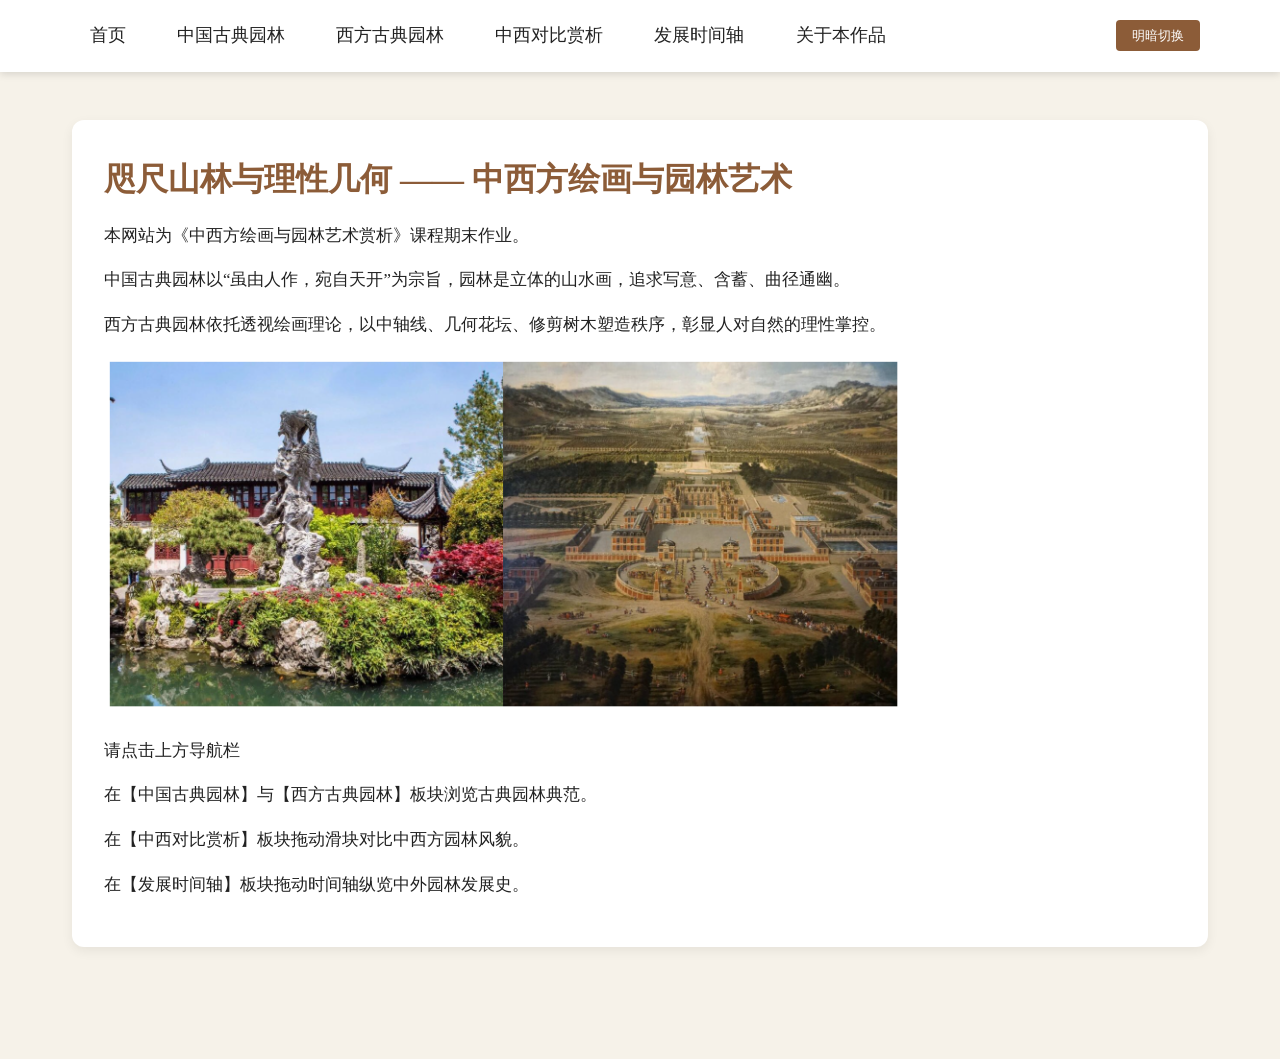
<file: index.html>
<!DOCTYPE html>
<html lang="zh-CN">
<head>
<meta charset="UTF-8">
<meta name="viewport" content="width=device-width, initial-scale=1.0">
<title>中西方绘画与园林艺术</title>
<link rel="stylesheet" href="css/style.css">
</head>
<body>
<header>
  <nav>
    <a href="index.html">首页</a>
    <a href="china.html">中国古典园林</a>
    <a href="west.html">西方古典园林</a>
    <a href="compare.html">中西对比赏析</a>
    <a href="timeline.html">发展时间轴</a>
    <a href="about.html">关于本作品</a>
    <button class="theme-btn">明暗切换</button>
  </nav>
</header>
<div class="container">
  <div class="card">
    <h1>咫尺山林与理性几何 —— 中西方绘画与园林艺术</h1>
    <p>本网站为《中西方绘画与园林艺术赏析》课程期末作业。</p>
    <p>中国古典园林以“虽由人作，宛自天开”为宗旨，园林是立体的山水画，追求写意、含蓄、曲径通幽。</p>
    <p>西方古典园林依托透视绘画理论，以中轴线、几何花坛、修剪树木塑造秩序，彰显人对自然的理性掌控。</p>
    <div class="img-wrap">
      <img src="img/hero-banner.jpg" alt="园林意境">
    </div>
    <p>请点击上方导航栏</p>
    <p>在【中国古典园林】与【西方古典园林】板块浏览古典园林典范。</p>
    <p>在【中西对比赏析】板块拖动滑块对比中西方园林风貌。</p>
    <p>在【发展时间轴】板块拖动时间轴纵览中外园林发展史。</p>
  </div>
</div>
<script src="js/script.js"></script>
</body>
</html>
</file>
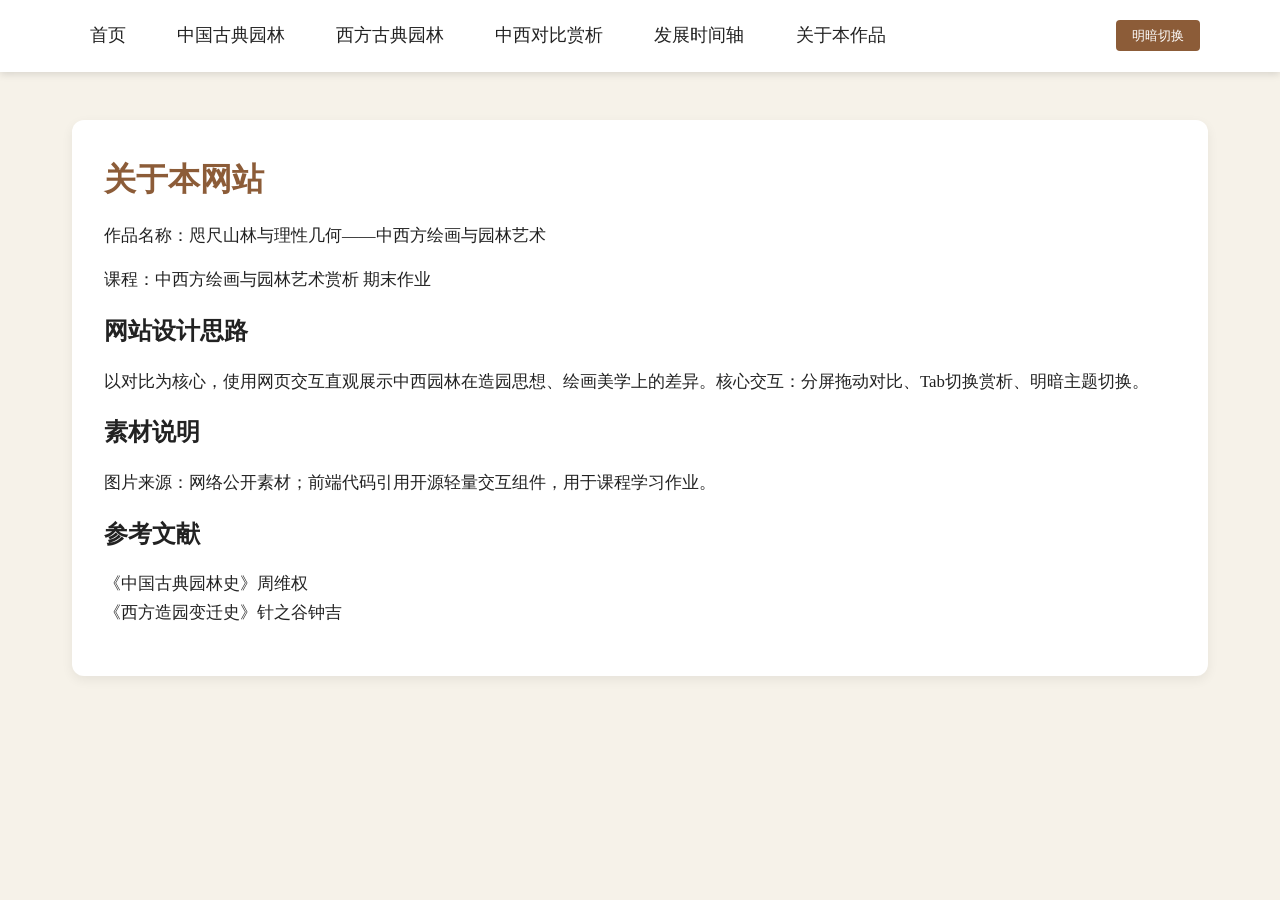
<file: about.html>
<!DOCTYPE html>
<html lang="zh-CN">
<head>
<meta charset="UTF-8">
<meta name="viewport" content="width=device-width, initial-scale=1.0">
<title>关于本作品</title>
<link rel="stylesheet" href="css/style.css">
</head>
<body>
<header>
  <nav>
    <a href="index.html">首页</a>
    <a href="china.html">中国古典园林</a>
    <a href="west.html">西方古典园林</a>
    <a href="compare.html">中西对比赏析</a>
    <a href="timeline.html">发展时间轴</a>
    <a href="about.html">关于本作品</a>
    <button class="theme-btn">明暗切换</button>
  </nav>
</header>
<div class="container">
<div class="card">
<h1>关于本网站</h1>
<p>作品名称：咫尺山林与理性几何——中西方绘画与园林艺术</p>
<p>课程：中西方绘画与园林艺术赏析 期末作业</p>
<h2>网站设计思路</h2>
<p>以对比为核心，使用网页交互直观展示中西园林在造园思想、绘画美学上的差异。核心交互：分屏拖动对比、Tab切换赏析、明暗主题切换。</p>
<h2>素材说明</h2>
<p>图片来源：网络公开素材；前端代码引用开源轻量交互组件，用于课程学习作业。</p>
<h2>参考文献</h2>
<p>《中国古典园林史》周维权<br>《西方造园变迁史》针之谷钟吉</p>
</div>
</div>
<script src="js/script.js"></script>
</body>
</html>
</file>
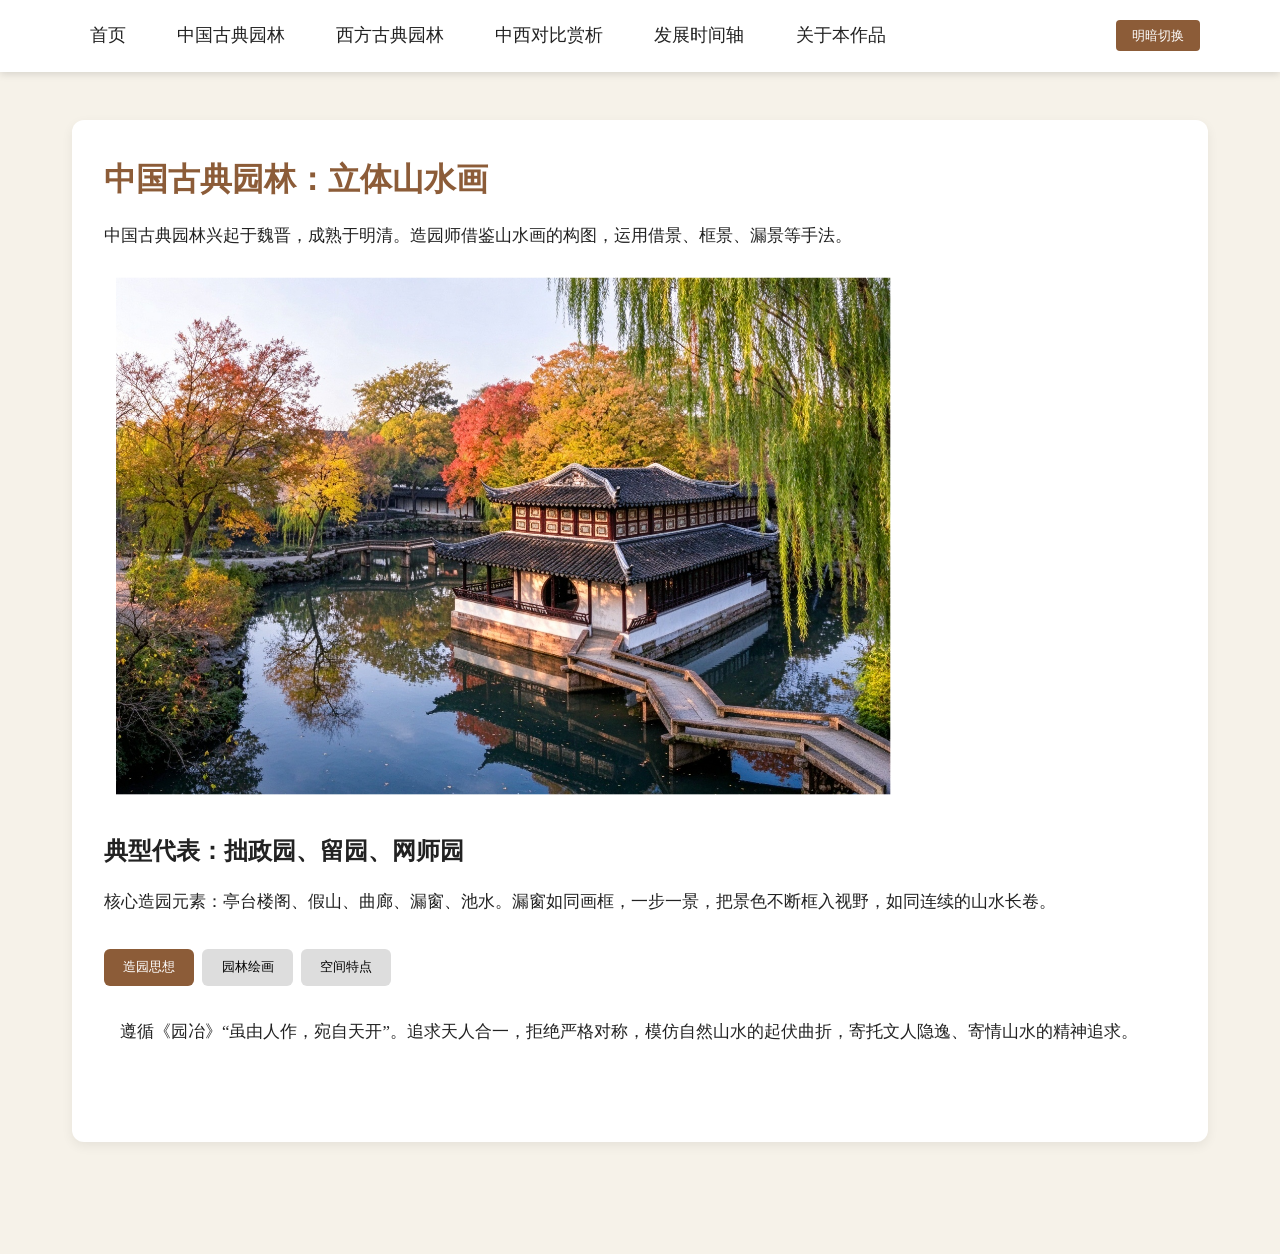
<file: china.html>
<!DOCTYPE html>
<html lang="zh-CN">
<head>
<meta charset="UTF-8">
<meta name="viewport" content="width=device-width, initial-scale=1.0">
<title>中国古典园林</title>
<link rel="stylesheet" href="css/style.css">
</head>
<body>
<header>
  <nav>
    <a href="index.html">首页</a>
    <a href="china.html">中国古典园林</a>
    <a href="west.html">西方古典园林</a>
    <a href="compare.html">中西对比赏析</a>
    <a href="timeline.html">发展时间轴</a>
    <a href="about.html">关于本作品</a>
    <button class="theme-btn">明暗切换</button>
  </nav>
</header>
<div class="container">
<div class="card">
<h1>中国古典园林：立体山水画</h1>
<p>中国古典园林兴起于魏晋，成熟于明清。造园师借鉴山水画的构图，运用借景、框景、漏景等手法。</p>
<div class="img-wrap">
<img src="img/china-card.jpg" alt="拙政园">
</div>
<h2>典型代表：拙政园、留园、网师园</h2>
<p>核心造园元素：亭台楼阁、假山、曲廊、漏窗、池水。漏窗如同画框，一步一景，把景色不断框入视野，如同连续的山水长卷。</p>
<div class="tab-group">
  <div class="tab-buttons">
    <button class="tab-btn active">造园思想</button>
    <button class="tab-btn">园林绘画</button>
    <button class="tab-btn">空间特点</button>
  </div>
  <div class="tab-content active">
    <p>遵循《园冶》“虽由人作，宛自天开”。追求天人合一，拒绝严格对称，模仿自然山水的起伏曲折，寄托文人隐逸、寄情山水的精神追求。</p>
  </div>
  <div class="tab-content">
    <p>中国山水画采用<strong>散点透视</strong>，画家移动视点，把不同位置的景色整合到一张画卷。园林同理，游客边走边看，不断获得新画面，实现“移步换景”。很多园林本身还有配套题画，例如《拙政园三十一景图》，一园一画，互相呼应。</p>
  </div>
  <div class="tab-content">
    <p>空间藏露交替，曲折迂回。利用假山、树木、廊道遮挡视线，先藏后露，营造含蓄悠远的意境，和国画留白理念相通。</p>
  </div>
</div>
</div>
</div>
<script src="js/script.js"></script>
</body>
</html>
</file>
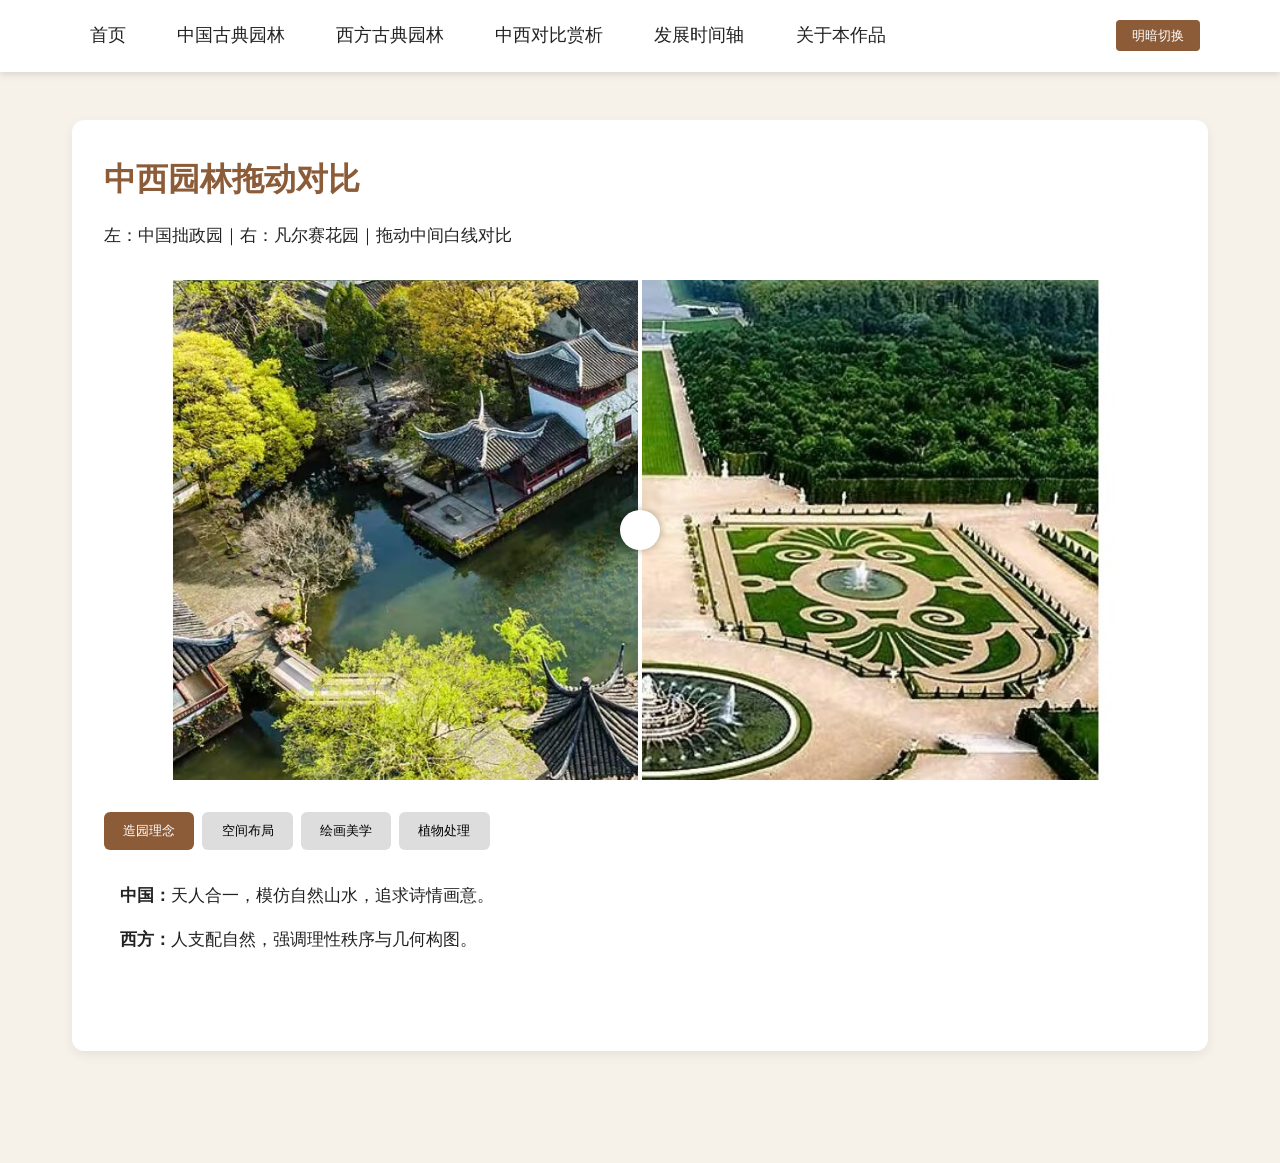
<file: compare.html>
<!DOCTYPE html>
<html lang="zh-CN">
<head>
<meta charset="UTF-8">
<meta name="viewport" content="width=device-width, initial-scale=1.0">
<title>中西园林对比</title>
<link rel="stylesheet" href="css/style.css">
</head>
<body>
<header>
  <nav>
    <a href="index.html">首页</a>
    <a href="china.html">中国古典园林</a>
    <a href="west.html">西方古典园林</a>
    <a href="compare.html">中西对比赏析</a>
    <a href="timeline.html">发展时间轴</a>
    <a href="about.html">关于本作品</a>
    <button class="theme-btn">明暗切换</button>
  </nav>
</header>

<!-- 1. 拖动图片对比模块 -->
<div class="container">
  <div class="card">
    <h1>中西园林拖动对比</h1>
    <p class="card-subtitle">左：中国拙政园｜右：凡尔赛花园｜拖动中间白线对比</p>

    <!-- 图片对比区 -->
    <div class="slider-container">
      <img class="slider-img base-img" src="img/compare-west.jpg" alt="凡尔赛花园">
      <img class="slider-img top-img" src="img/compare-china.jpg" alt="拙政园">
      <div class="slider-divider"></div>
    </div>

    <!-- 文字对比区 -->
    <div class="compare-text">
      <div class="tab-group">
        <div class="tab-buttons">
          <button class="tab-btn active">造园理念</button>
          <button class="tab-btn">空间布局</button>
          <button class="tab-btn">绘画美学</button>
          <button class="tab-btn">植物处理</button>
        </div>

        <div class="tab-content active">
          <p><strong>中国：</strong>天人合一，模仿自然山水，追求诗情画意。</p>
          <p><strong>西方：</strong>人支配自然，强调理性秩序与几何构图。</p>
        </div>

        <div class="tab-content">
          <p><strong>中国：</strong>不对称布局，曲折藏景，移步换景。</p>
          <p><strong>西方：</strong>强中轴线，对称开阔，突出透视纵深。</p>
        </div>

        <div class="tab-content">
          <p><strong>中国：</strong>散点透视，如山水画卷逐步展开。</p>
          <p><strong>西方：</strong>单点透视，视线汇聚于中心焦点。</p>
        </div>

        <div class="tab-content">
          <p><strong>中国：</strong>保留花木自然形态，重在意境。</p>
          <p><strong>西方：</strong>修剪成几何造型，体现人工秩序。</p>
        </div>
      </div>
    </div>
  </div>
</div>


<!-- 滑块的JS（这个JS只管图片拖动，不动tab） -->
<script>
const container = document.querySelector('.slider-container');
const topImg = document.querySelector('.top-img');
const divider = document.querySelector('.slider-divider');
let isDrag = false;
let percent = 50;
function updateSlider(posPercent) {
  percent = Math.max(0, Math.min(100, posPercent));
  topImg.style.clipPath = `polygon(0 0, ${percent}% 0, ${percent}% 100%, 0 100%)`;
  divider.style.left = `${percent}%`;
}
divider.addEventListener('mousedown', ()=> isDrag = true);
document.addEventListener('mouseup', ()=> isDrag = false);
document.addEventListener('mousemove', (e)=>{
  if(!isDrag) return;
  const rect = container.getBoundingClientRect();
  const x = e.clientX - rect.left;
  const p = (x / rect.width) * 100;
  updateSlider(p);
})
updateSlider(50);
</script>

<!-- tab切换的JS放在最底部！ -->
<script src="js/script.js"></script>

</body>
</html>
</file>
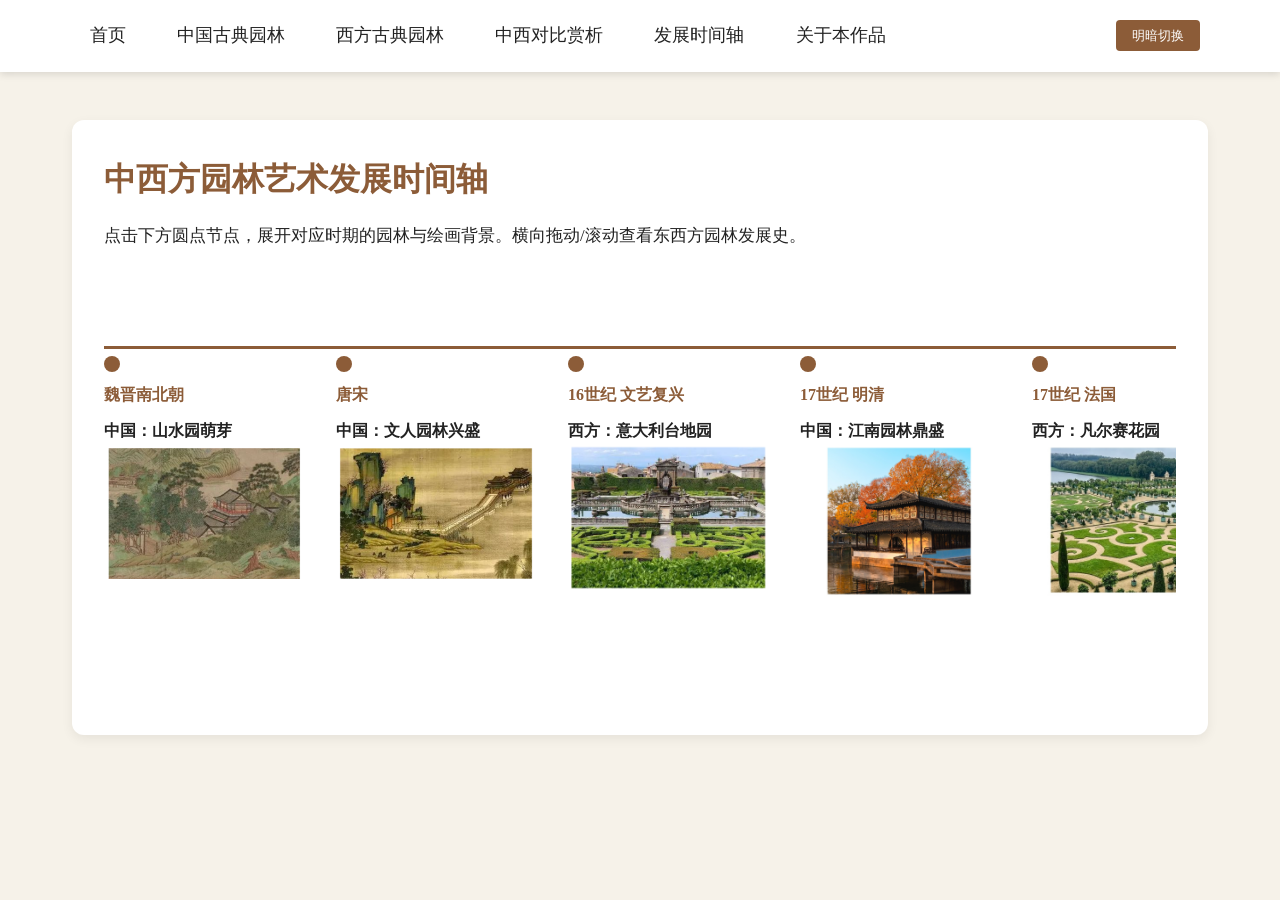
<file: timeline.html>
<!DOCTYPE html>
<html lang="zh-CN">
<head>
<meta charset="UTF-8">
<meta name="viewport" content="width=device-width, initial-scale=1.0">
<title>中西园林发展时间轴</title>
<link rel="stylesheet" href="css/style.css">
<style>
/* 时间轴专属样式，写在这里不用修改style.css */
.timeline-wrap{margin:3rem 0;overflow-x:auto;padding-bottom:2rem;}
.timeline{display:flex;gap:2rem;min-width:900px;padding:1rem 0;border-top:3px solid var(--accent);margin-top:3rem;}
.time-item{min-width:200px;position:relative;padding-top:1rem;cursor:pointer;}
.time-dot{width:16px;height:16px;border-radius:50%;background:var(--accent);position:absolute;top:-9px;left:0;}
.time-year{font-weight:bold;color:var(--accent);margin-bottom:0.5rem;}
.time-title{font-weight:bold;}
.time-desc{display:none;margin-top:0.8rem;background:var(--card);padding:0.8rem;border-radius:8px;box-shadow:0 2px 8px #0002;}
.time-item.active .time-desc{display:block;}
</style>
</head>
<body>
<header>
  <nav>
    <a href="index.html">首页</a>
    <a href="china.html">中国古典园林</a>
    <a href="west.html">西方古典园林</a>
    <a href="compare.html">中西对比赏析</a>
    <a href="timeline.html">发展时间轴</a>
    <a href="about.html">关于本作品</a>
    <button class="theme-btn">明暗切换</button>
  </nav>
</header>
<div class="container">
<div class="card">
<h1>中西方园林艺术发展时间轴</h1>
<p>点击下方圆点节点，展开对应时期的园林与绘画背景。横向拖动/滚动查看东西方园林发展史。</p>
<div class="timeline-wrap">
  <div class="timeline">
 <div class="time-item">
  <div class="time-dot"></div>
  <div class="time-year">魏晋南北朝</div>
  <div class="time-title">中国：山水园萌芽</div>
  <img src="img/weijin.jpg" alt="魏晋山水画" style="width:100%;border-radius:6px;">
  <div class="time-desc">
    乱世中文人寄情山水，山水画独立成画。园林开始脱离单纯狩猎游乐，转向表达山水意境，奠定写意造园思想。
  </div>
</div>
<div class="time-item">
  <div class="time-dot"></div>
  <div class="time-year">唐宋</div>
  <div class="time-title">中国：文人园林兴盛</div>
  <img src="img/tangsong.jpg" alt="唐宋山水画" style="width:100%;border-radius:6px;">
  <div class="time-desc">
    山水画艺术达到顶峰，诗画入园成为潮流。文人参与造园，追求意境，是后世江南园林的思想源头。
  </div>
</div>
<div class="time-item">
  <div class="time-dot"></div>
  <div class="time-year">16世纪 文艺复兴</div>
  <div class="time-title">西方：意大利台地园</div>
  <img src="img/aite.jpg" alt="台地园" style="width:100%;border-radius:6px;">
  <div class="time-desc">
    透视绘画理论成熟。台地园林依山而建，层层退台，利用透视强化纵深感，代表作品：埃斯特庄园。
  </div>
</div>
<div class="time-item">
  <div class="time-dot"></div>
  <div class="time-year">17世纪 明清</div>
  <div class="time-title">中国：江南园林鼎盛</div>
  <img src="img/zhuozyuan.jpg" alt="拙政园" style="width:100%;border-radius:6px;">
  <div class="time-desc">
    《园冶》刊行，造园理论体系完成。拙政园、留园陆续建成。框景、借景、对景手法成熟，园林成为可游览的立体山水画。
  </div>
</div>
<div class="time-item">
  <div class="time-dot"></div>
  <div class="time-year">17世纪 法国</div>
  <div class="time-title">西方：凡尔赛花园</div>
  <img src="img/versailles.jpg" alt="凡尔赛花园" style="width:100%;border-radius:6px;">
  <div class="time-desc">
    古典主义园林巅峰作品。严格中轴线透视构图，在大地绘制宏大几何图景，大量版画记录园林风貌。
  </div>
</div>
<div class="time-item">
  <div class="time-dot"></div>
  <div class="time-year">18世纪</div>
  <div class="time-title">英国风景园</div>
  <img src="img/english.jpg" alt="英国风景园" style="width:100%;border-radius:6px;">
  <div class="time-desc">
    受到中国园林绘画美学的启发，抛弃几何整形园林，模仿自然起伏的风景，西方园林审美发生重大转向。
  </div>
</div>
  </div>
</div>
</div>
</div>
<script src="js/script.js"></script>
<script>
// 时间轴点击展开
const timeItems = document.querySelectorAll('.time-item');
timeItems.forEach(item=>{
  item.addEventListener('click',()=>{
    item.classList.toggle('active');
  })
})
</script>
</body>
</html>
</file>
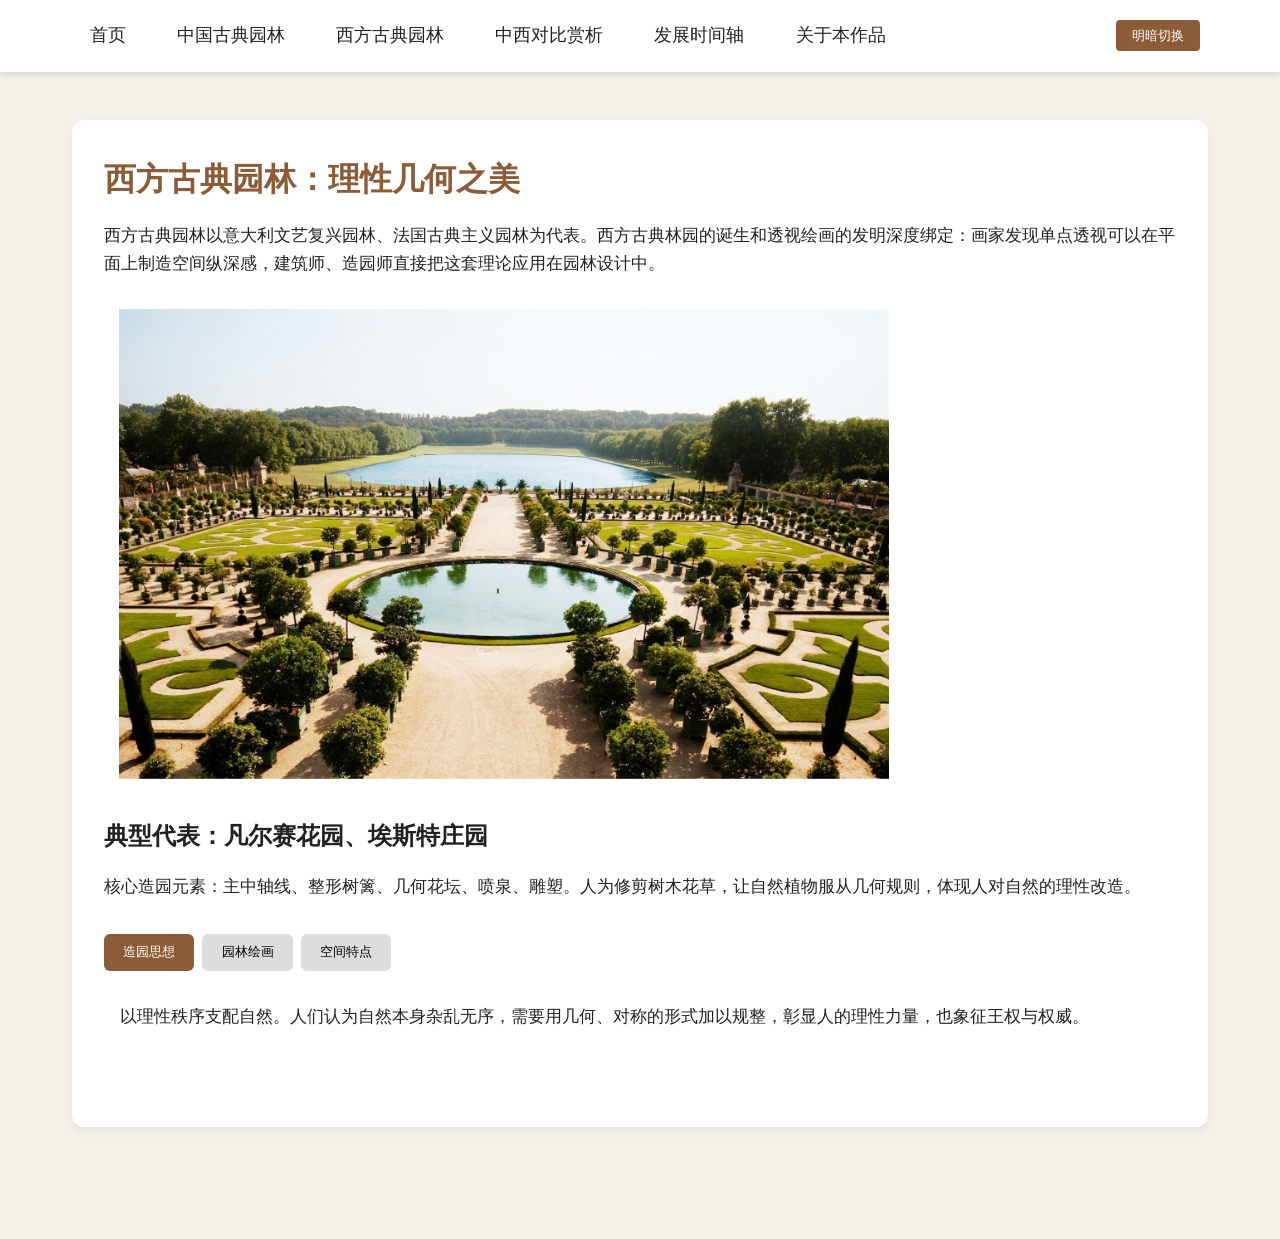
<file: west.html>
<!DOCTYPE html>
<html lang="zh-CN">
<head>
<meta charset="UTF-8">
<meta name="viewport" content="width=device-width, initial-scale=1.0">
<title>西方古典园林</title>
<link rel="stylesheet" href="css/style.css">
</head>
<body>
<header>
  <nav>
    <a href="index.html">首页</a>
    <a href="china.html">中国古典园林</a>
    <a href="west.html">西方古典园林</a>
    <a href="compare.html">中西对比赏析</a>
    <a href="timeline.html">发展时间轴</a>
    <a href="about.html">关于本作品</a>
    <button class="theme-btn">明暗切换</button>
  </nav>
</header>
<div class="container">
<div class="card">
<h1>西方古典园林：理性几何之美</h1>
<p>西方古典园林以意大利文艺复兴园林、法国古典主义园林为代表。西方古典林园的诞生和透视绘画的发明深度绑定：画家发现单点透视可以在平面上制造空间纵深感，建筑师、造园师直接把这套理论应用在园林设计中。</p>
<div class="img-wrap">
<img src="img/west-card.jpg" alt="凡尔赛花园">
</div>
<h2>典型代表：凡尔赛花园、埃斯特庄园</h2>
<p>核心造园元素：主中轴线、整形树篱、几何花坛、喷泉、雕塑。人为修剪树木花草，让自然植物服从几何规则，体现人对自然的理性改造。</p>
<div class="tab-group">
  <div class="tab-buttons">
    <button class="tab-btn active">造园思想</button>
    <button class="tab-btn">园林绘画</button>
    <button class="tab-btn">空间特点</button>
  </div>
  <div class="tab-content active">
    <p>以理性秩序支配自然。人们认为自然本身杂乱无序，需要用几何、对称的形式加以规整，彰显人的理性力量，也象征王权与权威。</p>
  </div>
  <div class="tab-content">
    <p>运用<strong>单点透视</strong>绘画原理。以宫殿建筑作为画面消失点，沿着中轴线，树木、水池、花坛向远方汇聚。大量17世纪版画专门记录凡尔赛园林，这类版画就是园林绘画，用来向贵族展示园林宏大透视效果。</p>
  </div>
  <div class="tab-content">
    <p>整体对称开阔，主次分明。站在起点，一眼就能望见中轴线尽头，空间完全敞开，没有藏景，追求宏伟、壮丽的视觉冲击。</p>
  </div>
</div>
</div>
</div>
<script src="js/script.js"></script>
</body>
</html>
</file>
<file: css/style.css>
/* 全局重置 */
*{margin:0;padding:0;box-sizing:border-box;font-family:"思源宋体",serif;}
:root{
  --bg:#F6F2E9;
  --text:#222222;
  --card:#ffffff;
  --accent:#8c5c38;
}
.dark{
  --bg:#1a1a1a;
  --text:#eee;
  --card:#2c2c2c;
  --accent:#b88c60;
}
body{background-color:var(--bg);color:var(--text);line-height:1.7;padding-bottom:4rem;transition:0.4s;}
header{background-color:var(--card);padding:1rem 5rem;box-shadow:0 2px 8px #0002;position:sticky;top:0;z-index:99;}
nav{display:flex;gap:2rem;align-items:center;flex-wrap:wrap;}
nav a{color:var(--text);text-decoration:none;font-size:1.1rem;padding:0.3rem 0.6rem;border-radius:4px;}
nav a:hover{background-color:var(--accent);color:white;}
.theme-btn{margin-left:auto;padding:0.4rem 1rem;border:none;border-radius:4px;background:var(--accent);color:white;cursor:pointer;}
.container{max-width:1200px;margin:3rem auto;padding:0 2rem;}
h1{margin-bottom:1rem;color:var(--accent);}
h2{margin:1rem 0;}
p{margin-bottom:1rem;font-size:1.05rem;}
.card{background:var(--card);padding:2rem;border-radius:12px;margin:2rem 0;box-shadow:0 4px 12px #0001;}

/* 图片悬停热点简易效果 */
.img-wrap{margin:1rem 0;}
.img-wrap img{width:100%;max-width:800px;border-radius:8px;transition:0.3s;}
.img-wrap img:hover{transform:scale(1.02);box-shadow:0 6px 16px #0003;}

/* Tab选项卡 */
.tab-group{margin:2rem 0;}
.tab-buttons{display:flex;gap:0.5rem;margin-bottom:1rem;flex-wrap:wrap;}
.tab-btn{padding:0.6rem 1.2rem;border:none;border-radius:6px;background:#ddd;cursor:pointer;}
.tab-btn.active{background:var(--accent);color:white;}
.tab-content{display:none;padding:1rem;background:var(--card);border-radius:8px;}
.tab-content.active{display:block;}

/* ====== 图片对比滑块，独立类名，不冲突原有样式 ====== */
/* 图片对比滑块 - clip-path版本，稳定不溢出 */
.slider-container{
  position: relative;
  width: 90%;
  max-width: 1000px;
  height: 500px;
  overflow: hidden;
  margin: 30px auto;
  border-radius: 12px;
  user-select: none;
}
.slider-img{
  position: absolute;
  top: 0;
  left: 0;
  width: 100%;
  height: 100%;
  object-fit: cover;
  display: block;
}
.base-img{
  z-index: 1;
}
.top-img{
  z-index: 2;
}
.slider-divider{
  position: absolute;
  top: 0;
  bottom: 0;
  width: 4px;
  background: #fff;
  z-index: 9;
  transform: translateX(-50%);
  cursor: ew-resize;
}
.slider-divider::after{
  content: "";
  position: absolute;
  width: 40px;
  height: 40px;
  border-radius: 50%;
  background: #fff;
  left: 50%;
  top: 50%;
  transform: translate(-50%, -50%);
  box-shadow: 0 0 8px rgba(0,0,0,0.3);
}
</file>
